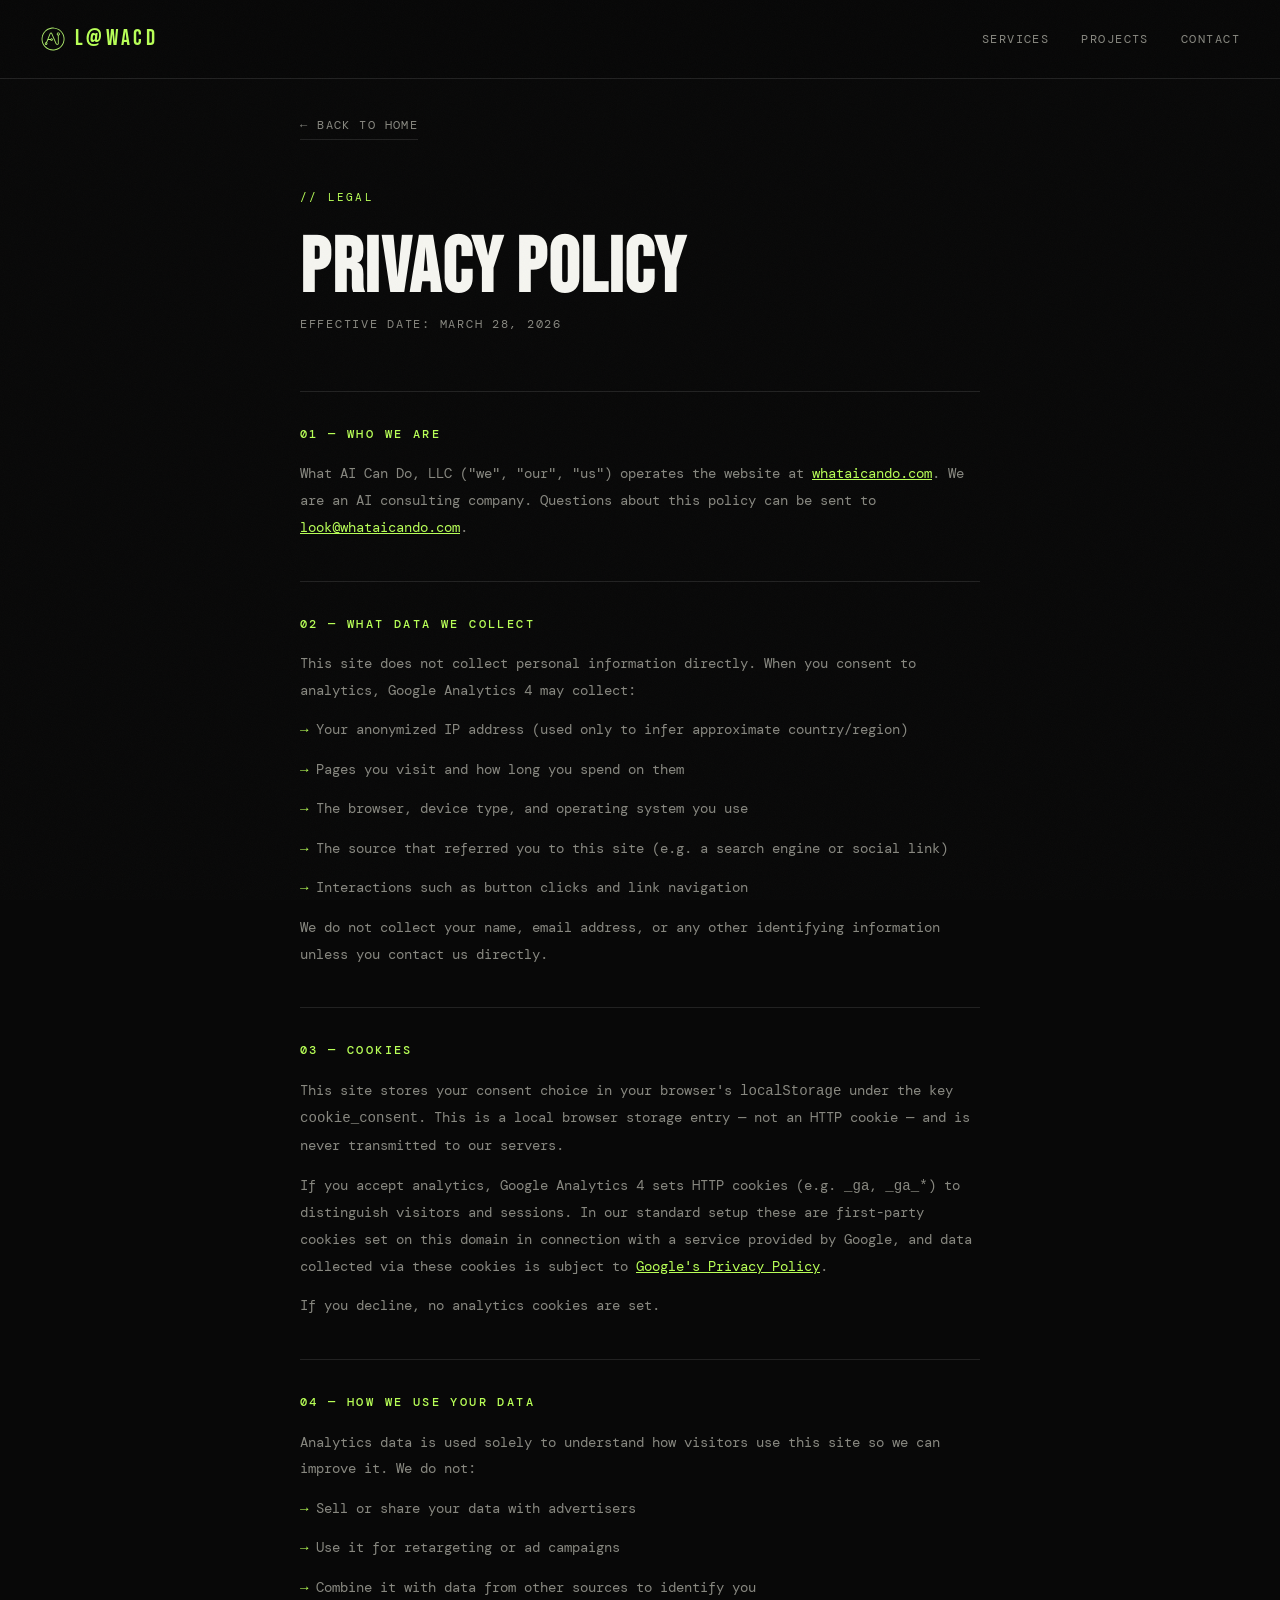
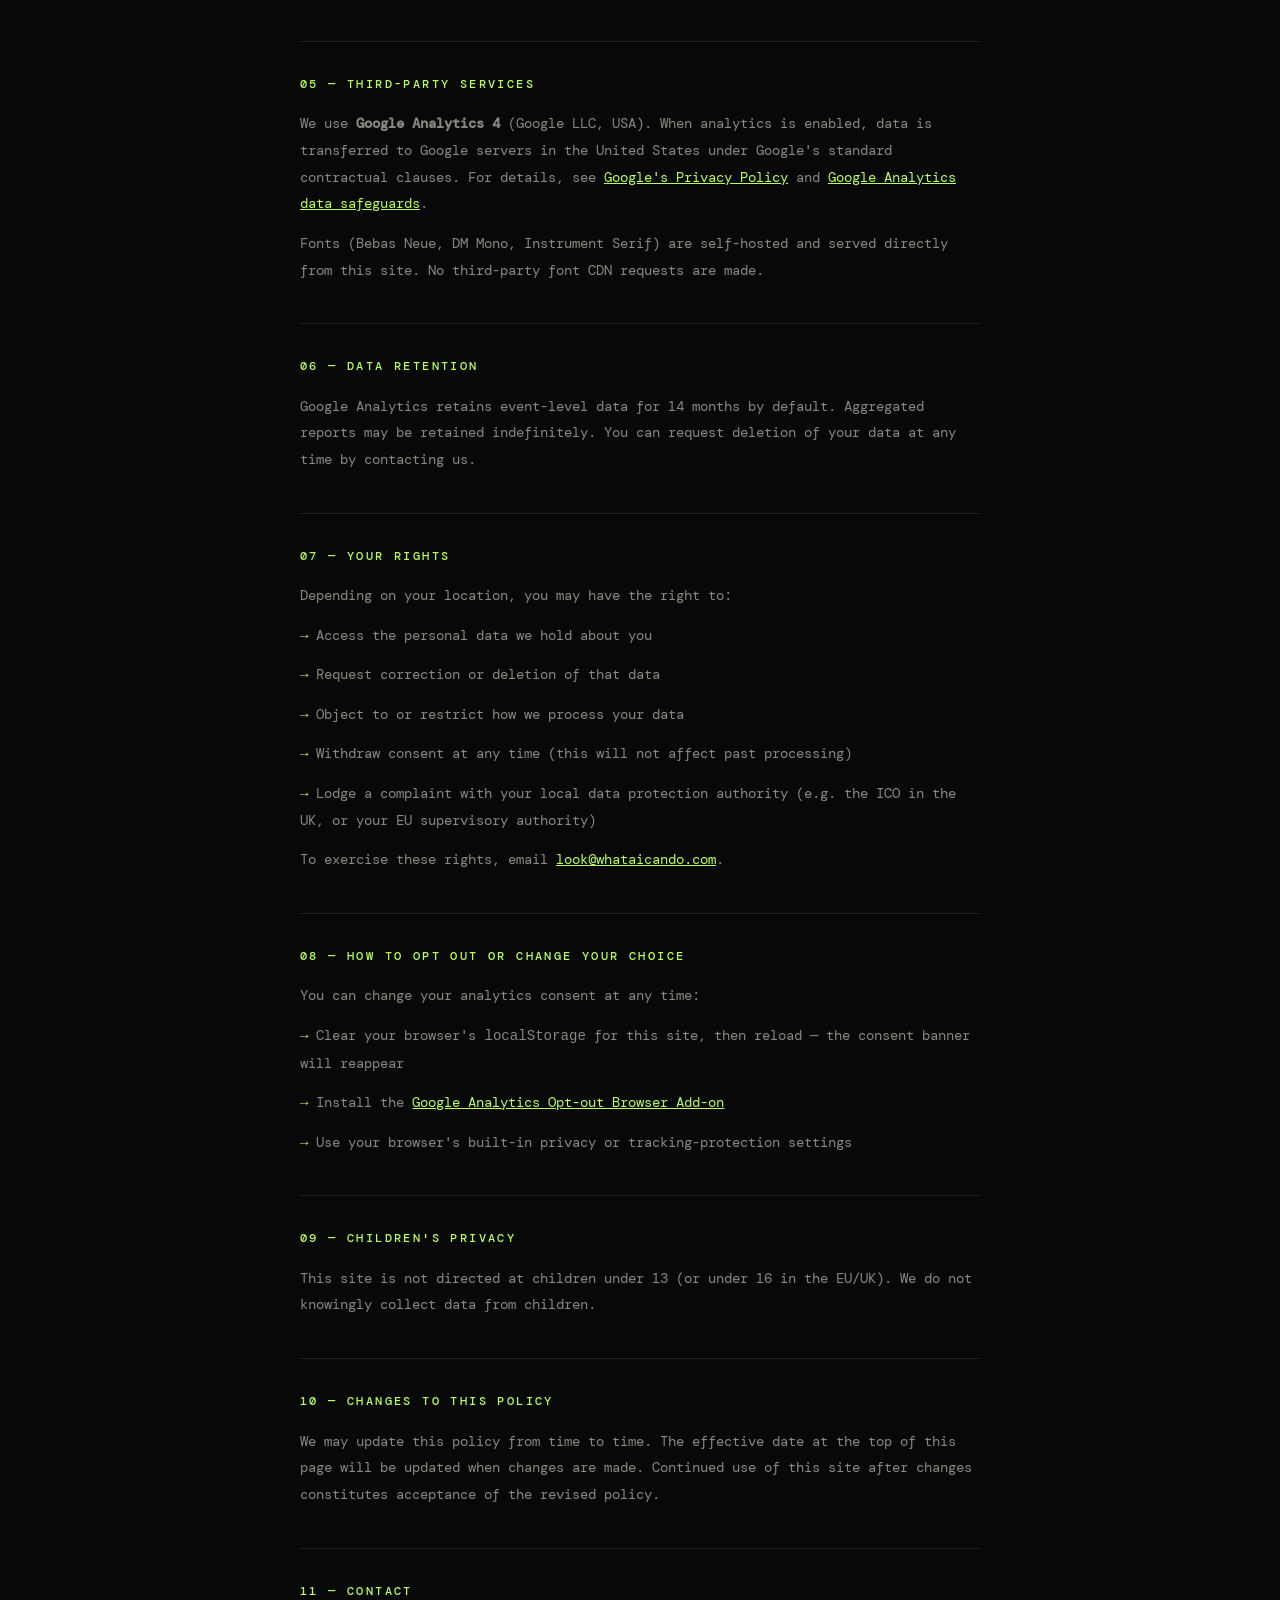
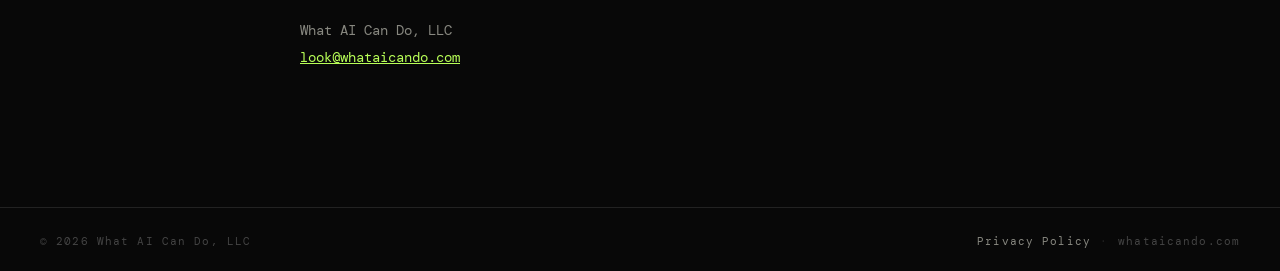
<file: public/privacy.html>
<!DOCTYPE html>
<html lang="en">
<head>
  <meta charset="UTF-8" />
  <meta name="viewport" content="width=device-width, initial-scale=1.0" />
  <title>Privacy Policy — What AI Can Do</title>
  <meta name="description" content="Privacy policy for What AI Can Do, LLC — what data we collect, how we use it, and your rights." />
  <meta name="robots" content="noindex" />
  <link rel="icon" type="image/svg+xml" href="/favicon.svg" />
  <link rel="stylesheet" href="css/style.css" />
</head>
<body>

  <!-- NOISE OVERLAY -->
  <div class="noise"></div>

  <!-- NAV -->
  <nav class="nav">
    <div class="nav-logo"><a href="/"><img src="favicon.svg" class="nav-logo-img" alt="">L@WACD</a></div>
    <div class="nav-links">
      <a href="/#services">Services</a>
      <a href="/#projects">Projects</a>
      <a href="/#contact">Contact</a>
    </div>
  </nav>

  <main class="policy-wrap">
    <a href="/" class="policy-back">← Back to Home</a>

    <div class="section-label">// Legal</div>
    <h1>Privacy Policy</h1>
    <p class="policy-effective">Effective date: March 28, 2026</p>

    <div class="policy-section">
      <h2>01 — Who We Are</h2>
      <p>
        What AI Can Do, LLC ("we", "our", "us") operates the website at
        <a href="https://whataicando.com">whataicando.com</a>.
        We are an AI consulting company. Questions about this policy can be sent to
        <a href="mailto:look@whataicando.com">look@whataicando.com</a>.
      </p>
    </div>

    <div class="policy-section">
      <h2>02 — What Data We Collect</h2>
      <p>This site does not collect personal information directly. When you consent to analytics, Google Analytics 4 may collect:</p>
      <ul>
        <li>Your anonymized IP address (used only to infer approximate country/region)</li>
        <li>Pages you visit and how long you spend on them</li>
        <li>The browser, device type, and operating system you use</li>
        <li>The source that referred you to this site (e.g. a search engine or social link)</li>
        <li>Interactions such as button clicks and link navigation</li>
      </ul>
      <p>We do not collect your name, email address, or any other identifying information unless you contact us directly.</p>
    </div>

    <div class="policy-section">
      <h2>03 — Cookies</h2>
      <p>
        This site stores your consent choice in your browser's <code>localStorage</code> under the key
        <code>cookie_consent</code>. This is a local browser storage entry — not an HTTP cookie — and
        is never transmitted to our servers.
      </p>
      <p>
        If you accept analytics, Google Analytics 4 sets HTTP cookies (e.g. <code>_ga</code>, <code>_ga_*</code>)
        to distinguish visitors and sessions. In our standard setup these are first-party cookies set on
        this domain in connection with a service provided by Google, and data collected via these cookies is
        subject to
        <a href="https://policies.google.com/privacy" target="_blank" rel="noopener">Google's Privacy Policy</a>.
      </p>
      <p>
        If you decline, no analytics cookies are set.
      </p>
    </div>

    <div class="policy-section">
      <h2>04 — How We Use Your Data</h2>
      <p>Analytics data is used solely to understand how visitors use this site so we can improve it. We do not:</p>
      <ul>
        <li>Sell or share your data with advertisers</li>
        <li>Use it for retargeting or ad campaigns</li>
        <li>Combine it with data from other sources to identify you</li>
      </ul>
    </div>

    <div class="policy-section">
      <h2>05 — Third-Party Services</h2>
      <p>
        We use <strong>Google Analytics 4</strong> (Google LLC, USA). When analytics is enabled, data is transferred to
        Google servers in the United States under Google's standard contractual clauses. For details, see
        <a href="https://policies.google.com/privacy" target="_blank" rel="noopener">Google's Privacy Policy</a> and
        <a href="https://support.google.com/analytics/answer/6004245" target="_blank" rel="noopener">Google Analytics data safeguards</a>.
      </p>
      <p>
        Fonts (Bebas Neue, DM Mono, Instrument Serif) are self-hosted and served directly from this
        site. No third-party font CDN requests are made.
      </p>
    </div>

    <div class="policy-section">
      <h2>06 — Data Retention</h2>
      <p>
        Google Analytics retains event-level data for 14 months by default. Aggregated reports may be retained
        indefinitely. You can request deletion of your data at any time by contacting us.
      </p>
    </div>

    <div class="policy-section">
      <h2>07 — Your Rights</h2>
      <p>Depending on your location, you may have the right to:</p>
      <ul>
        <li>Access the personal data we hold about you</li>
        <li>Request correction or deletion of that data</li>
        <li>Object to or restrict how we process your data</li>
        <li>Withdraw consent at any time (this will not affect past processing)</li>
        <li>Lodge a complaint with your local data protection authority (e.g. the ICO in the UK, or your EU supervisory authority)</li>
      </ul>
      <p>To exercise these rights, email <a href="mailto:look@whataicando.com">look@whataicando.com</a>.</p>
    </div>

    <div class="policy-section">
      <h2>08 — How to Opt Out or Change Your Choice</h2>
      <p>You can change your analytics consent at any time:</p>
      <ul>
        <li>Clear your browser's <code>localStorage</code> for this site, then reload — the consent banner will reappear</li>
        <li>Install the <a href="https://tools.google.com/dlpage/gaoptout" target="_blank" rel="noopener">Google Analytics Opt-out Browser Add-on</a></li>
        <li>Use your browser's built-in privacy or tracking-protection settings</li>
      </ul>
    </div>

    <div class="policy-section">
      <h2>09 — Children's Privacy</h2>
      <p>
        This site is not directed at children under 13 (or under 16 in the EU/UK). We do not knowingly
        collect data from children.
      </p>
    </div>

    <div class="policy-section">
      <h2>10 — Changes to This Policy</h2>
      <p>
        We may update this policy from time to time. The effective date at the top of this page will be
        updated when changes are made. Continued use of this site after changes constitutes acceptance of
        the revised policy.
      </p>
    </div>

    <div class="policy-section">
      <h2>11 — Contact</h2>
      <p>
        What AI Can Do, LLC<br />
        <a href="mailto:look@whataicando.com">look@whataicando.com</a>
      </p>
    </div>
  </main>

  <!-- FOOTER -->
  <footer class="footer">
    <div class="footer-left">
      © 2026 What AI Can Do, LLC
    </div>
    <div class="footer-right">
      <a href="/privacy.html">Privacy Policy</a>
      <span class="footer-sep">·</span>
      whataicando.com
    </div>
  </footer>

</body>
</html>
</file>
<file: public/css/style.css>
/* =============================================
   LOOKATWHATAICANDO — SITE STYLES
   Aesthetic: Terminal-editorial. Dark. Electric.
   ============================================= */

/* SELF-HOSTED FONTS */
@font-face {
  font-family: 'Bebas Neue';
  src: url('../fonts/BebasNeue-Regular.woff2') format('woff2');
  font-weight: 400;
  font-style: normal;
  font-display: swap;
}

@font-face {
  font-family: 'DM Mono';
  src: url('../fonts/DMMono-Light.woff2') format('woff2');
  font-weight: 300;
  font-style: normal;
  font-display: swap;
}

@font-face {
  font-family: 'DM Mono';
  src: url('../fonts/DMMono-LightItalic.woff2') format('woff2');
  font-weight: 300;
  font-style: italic;
  font-display: swap;
}

@font-face {
  font-family: 'DM Mono';
  src: url('../fonts/DMMono-Regular.woff2') format('woff2');
  font-weight: 400;
  font-style: normal;
  font-display: swap;
}

@font-face {
  font-family: 'DM Mono';
  src: url('../fonts/DMMono-Medium.woff2') format('woff2');
  font-weight: 500;
  font-style: normal;
  font-display: swap;
}

@font-face {
  font-family: 'Instrument Serif';
  src: url('../fonts/InstrumentSerif-Regular.woff2') format('woff2');
  font-weight: 400;
  font-style: normal;
  font-display: swap;
}

@font-face {
  font-family: 'Instrument Serif';
  src: url('../fonts/InstrumentSerif-Italic.woff2') format('woff2');
  font-weight: 400;
  font-style: italic;
  font-display: swap;
}

:root {
  --black: #080808;
  --dark: #0f0f0f;
  --card: #141414;
  --border: #222222;
  --muted: #444444;
  --text: #e8e8e0;
  --dim: #888880;
  --accent: #b8ff57;
  --accent-dim: #8fcc2f;
  --accent-glow: rgba(184, 255, 87, 0.15);
  --red: #ff4444;
  --white: #f5f5f0;

  --font-display: 'Bebas Neue', sans-serif;
  --font-serif: 'Instrument Serif', serif;
  --font-mono: 'DM Mono', monospace;
}

/* RESET */
*, *::before, *::after { box-sizing: border-box; margin: 0; padding: 0; }
html { scroll-behavior: smooth; }

body {
  background: var(--black);
  color: var(--text);
  font-family: var(--font-mono);
  font-size: 15px;
  line-height: 1.7;
  overflow-x: hidden;
}

a { color: inherit; text-decoration: none; }
em { font-style: italic; font-family: var(--font-serif); }

/* NOISE OVERLAY */
.noise {
  pointer-events: none;
  position: fixed;
  inset: 0;
  z-index: 999;
  opacity: 0.025;
  background-image: url("data:image/svg+xml,%3Csvg viewBox='0 0 256 256' xmlns='http://www.w3.org/2000/svg'%3E%3Cfilter id='noise'%3E%3CfeTurbulence type='fractalNoise' baseFrequency='0.9' numOctaves='4' stitchTiles='stitch'/%3E%3C/filter%3E%3Crect width='100%25' height='100%25' filter='url(%23noise)'/%3E%3C/svg%3E");
  background-size: 200px 200px;
}

/* =============================================
   NAV
   ============================================= */
.nav {
  position: fixed;
  top: 0; left: 0; right: 0;
  z-index: 100;
  display: flex;
  justify-content: space-between;
  align-items: center;
  padding: 1.25rem 2.5rem;
  border-bottom: 1px solid var(--border);
  background: rgba(8,8,8,0.92);
  backdrop-filter: blur(12px);
}

.nav-logo {
  font-family: var(--font-display);
  font-size: 1.4rem;
  letter-spacing: 0.15em;
  color: var(--accent);
}

.nav-logo a {
  display: flex;
  align-items: center;
  gap: 0.55rem;
}

.nav-logo-img {
  width: 26px;
  height: 26px;
  flex-shrink: 0;
}

.nav-links {
  display: flex;
  gap: 2rem;
  font-size: 0.75rem;
  letter-spacing: 0.12em;
  text-transform: uppercase;
}

.nav-links a {
  color: var(--dim);
  transition: color 0.2s;
}
.nav-links a:hover { color: var(--accent); }

/* =============================================
   HERO
   ============================================= */
.hero {
  min-height: 100vh;
  display: flex;
  flex-direction: column;
  justify-content: center;
  padding: 5.5rem 2.5rem 3.5rem;
  position: relative;
  overflow: hidden;
}

.hero::before {
  content: '';
  position: absolute;
  top: -40%;
  right: -20%;
  width: 700px;
  height: 700px;
  background: radial-gradient(circle, rgba(184,255,87,0.06) 0%, transparent 70%);
  pointer-events: none;
}

/* Two-column inner layout */
.hero-inner {
  display: flex;
  align-items: center;
  gap: 4rem;
  width: 100%;
}

.hero-main {
  flex: 0 0 auto;
}

/* SOCIAL PANEL */
.hero-social {
  flex: 1;
  display: flex;
  flex-direction: column;
  gap: 1.5rem;
  padding-left: 4rem;
  border-left: 1px solid var(--border);
  align-self: stretch;
  justify-content: center;
  animation: fadeUp 0.8s ease 0.4s both;
}

.hero-social-label {
  font-size: 0.65rem;
  letter-spacing: 0.2em;
  text-transform: uppercase;
  color: var(--accent);
  font-family: var(--font-mono);
}

.social-links {
  display: flex;
  flex-direction: column;
}

.social-link {
  display: flex;
  align-items: center;
  justify-content: space-between;
  padding: 0.65rem 0;
  border-bottom: 1px solid var(--border);
  color: var(--dim);
  font-family: var(--font-mono);
  font-size: 0.78rem;
  letter-spacing: 0.1em;
  text-transform: uppercase;
  transition: color 0.2s, padding-left 0.2s;
}

.social-link:first-child {
  border-top: 1px solid var(--border);
}

.social-link:hover {
  color: var(--accent);
  padding-left: 0.4rem;
}

.social-arrow {
  font-size: 0.7rem;
  opacity: 0;
  transition: opacity 0.2s;
}

.social-link:hover .social-arrow {
  opacity: 1;
}

.hero-eyebrow {
  display: flex;
  align-items: center;
  gap: 0.6rem;
  font-size: 0.7rem;
  letter-spacing: 0.2em;
  text-transform: uppercase;
  color: var(--dim);
  margin-bottom: 0.5rem;
  animation: fadeUp 0.8s ease both;
}

.dot {
  width: 6px;
  height: 6px;
  border-radius: 50%;
  background: var(--accent);
  animation: pulse 2s ease-in-out infinite;
}

@keyframes pulse {
  0%, 100% { opacity: 1; transform: scale(1); }
  50% { opacity: 0.5; transform: scale(0.8); }
}

.hero-title {
  display: grid;
  grid-template-columns: max-content max-content;
  column-gap: 0.12em;
  font-family: var(--font-display);
  font-size: clamp(5rem, 14vw, 13rem);
  line-height: 0.9;
  color: var(--white);
  width: fit-content;
}

.hero-title .grid-cell {
  display: block;
  animation: fadeUp 0.8s ease both;
}

.hero-title .left { text-align: right; }
.hero-title .right { text-align: left; }

/* Optical alignment: trim left side-bearing so "Do." aligns with At/AI. */
.hero-title .right.row-3 { margin-left: -0.04em; }

.hero-title .row-1 { animation-delay: 0.1s; }
.hero-title .row-2 { animation-delay: 0.2s; }
.hero-title .row-3 { animation-delay: 0.3s; }

/* Serif face for mixed-case fragments (Look, What, At, Do.) */
.hero-title .line-normal {
  font-family: var(--font-serif);
  text-transform: none;
  color: var(--white);
}

/* "I" in AI — blinks between white and accent at cursor blink rate */
@keyframes cursor-blink {
  0%, 49% { color: var(--white); }
  50%, 100% { color: var(--accent); }
}

.hero-title .ai {
  font-family: var(--font-serif);
  text-transform: none;
  color: var(--accent);
  animation: cursor-blink 1.06s step-start infinite;
}

/* "AI" cell — relative so the logo can be absolutely overlaid on the text */
.hero-title .ai-italic {
  position: relative;
}

/* .ai-text wraps "A"+"I" — sizes the cell, logo overlays on top */
.hero-title .ai-text {
  display: inline-flex;
  align-items: flex-end;
}

/* "A" overrides inherited accent from sibling context */
.hero-title .ai-italic .line-normal { color: var(--white); }

/* Both letters share baseline alignment */
.hero-title .ai-italic .line-normal,
.hero-title .ai-italic .ai {
  display: inline-flex;
  align-items: flex-end;
}

/* Logo image — absolutely overlaid on top of .ai-text, hidden by default */
.hero-title .right.row-2 { overflow: visible; }
.hero-ai-img {
  position: absolute;
  top: 0;
  left: 0;
  display: none;
  height: 100%;
  width: auto;
  translate: -0.12em 0;
}

/* Glitch: swap text → logo */
.ai-italic.glitching .ai-text {
  visibility: hidden;
}
.ai-italic.glitching .hero-ai-img {
  display: block;
  animation: hero-logo-glitch 0.42s steps(1) forwards;
}

@keyframes hero-logo-glitch {
  0%   { opacity: 0;    transform: translateX( 7px); clip-path: inset(0 0 0 0); }
  10%  { opacity: 1;    transform: translateX(-4px); clip-path: inset(0 0 0 0); }
  20%  { opacity: 0.75; transform: translateX( 3px); clip-path: inset(18% 0 42% 0); }
  30%  { opacity: 1;    transform: translateX( 0);   clip-path: inset(0 0 0 0); }
  42%  { opacity: 0.85; transform: translateX(-3px); clip-path: inset(0 0 0 0); }
  55%  { opacity: 1;    transform: translateX( 1px); clip-path: inset(33% 0 22% 0); }
  66%  { opacity: 1;    transform: translateX( 0);   clip-path: inset(0 0 0 0); }
  78%  { opacity: 0.9;  transform: translateX(-1px); clip-path: inset(0 0 0 0); }
  90%  { opacity: 0.55; transform: translateX( 3px); clip-path: inset(55% 0 10% 0); }
  100% { opacity: 0;    transform: translateX(-5px); clip-path: inset(0 0 0 0); }
}

/* "CAN" — italic serif with tracking */
.hero-title .can {
  color: var(--accent);
  transform: translateY(0.02em);
  font-family: var(--font-serif);
  font-size: 0.95em;
  font-style: italic;
  font-weight: 700;
  letter-spacing: 0.1em;
  display: inline-flex;
  align-items: flex-end;
  text-align: center;
}

.hero-title .can-letter.c { z-index: 3; }

.btn-primary {
  display: inline-block;
  padding: 0.9rem 2rem;
  background: var(--accent);
  color: var(--black);
  font-family: var(--font-mono);
  font-size: 0.8rem;
  font-weight: 500;
  letter-spacing: 0.12em;
  text-transform: uppercase;
  transition: background 0.2s, transform 0.2s;
}

.btn-primary:hover {
  background: var(--white);
  transform: translateY(-2px);
}

.btn-ghost {
  display: inline-block;
  padding: 0.9rem 2rem;
  border: 1px solid var(--border);
  color: var(--dim);
  font-family: var(--font-mono);
  font-size: 0.8rem;
  letter-spacing: 0.12em;
  text-transform: uppercase;
  transition: border-color 0.2s, color 0.2s;
}

.btn-ghost:hover {
  border-color: var(--accent);
  color: var(--accent);
}

.hero-sub {
  padding-bottom: 1rem;
}

.hero-sub span {
  display: block;
}

/* TICKER */
.hero-ticker {
  position: absolute;
  bottom: 0;
  left: 0;
  right: 0;
  overflow: hidden;
  border-top: 1px solid var(--border);
  padding: 0.8rem 0;
  background: var(--dark);
}

.ticker-inner {
  display: flex;
  gap: 2rem;
  white-space: nowrap;
  animation: ticker 30s linear infinite;
  font-size: 0.65rem;
  letter-spacing: 0.25em;
  color: var(--dim);
}

.ticker-inner .sep { color: var(--accent); }

@keyframes ticker {
  from { transform: translateX(0); }
  to { transform: translateX(-50%); }
}

/* =============================================
   SECTION SHARED
   ============================================= */
section {
  padding: 6rem 2.5rem;
  max-width: 1400px;
  margin: 0 auto;
}

.section-label {
  font-size: 0.7rem;
  letter-spacing: 0.2em;
  text-transform: uppercase;
  color: var(--accent);
  margin-bottom: 1.5rem;
  font-family: var(--font-mono);
}

.section-title {
  font-family: var(--font-display);
  font-size: clamp(2.5rem, 5vw, 5rem);
  line-height: 1;
  color: var(--white);
  margin-bottom: 3rem;
  letter-spacing: 0.02em;
}

.section-title em {
  color: var(--accent);
  display: block;
  margin-top: 0.4rem;
}

/* =============================================
   SERVICES
   ============================================= */
.services {
  border-top: 1px solid var(--border);
}

.services-grid {
  display: grid;
  grid-template-columns: repeat(auto-fit, minmax(280px, 1fr));
  gap: 1px;
  border: 1px solid var(--border);
  background: var(--border);
}

.service-card {
  background: var(--dark);
  padding: 2.5rem;
  transition: background 0.3s;
  position: relative;
  overflow: hidden;
}

.service-card::after {
  content: '';
  position: absolute;
  bottom: 0; left: 0;
  width: 0;
  height: 2px;
  background: var(--accent);
  transition: width 0.4s ease;
}

.service-card:hover { background: var(--card); }
.service-card:hover::after { width: 100%; }

.service-num {
  font-family: var(--font-display);
  font-size: 3.5rem;
  color: var(--border);
  line-height: 1;
  margin-bottom: 1rem;
  transition: color 0.3s;
}

.service-card:hover .service-num { color: var(--accent); }

.service-card h3 {
  font-family: var(--font-mono);
  font-size: 0.85rem;
  font-weight: 500;
  letter-spacing: 0.08em;
  text-transform: uppercase;
  color: var(--text);
  margin-bottom: 0.8rem;
}

.service-card p {
  font-size: 0.85rem;
  color: var(--dim);
  line-height: 1.8;
}

/* =============================================
   DIVIDER MARQUEE
   ============================================= */
.divider-marquee {
  border-top: 1px solid var(--border);
  border-bottom: 1px solid var(--border);
  overflow: hidden;
  padding: 0.9rem 0;
  background: var(--dark);
}

.marquee-inner {
  display: flex;
  gap: 2.5rem;
  white-space: nowrap;
  animation: ticker 20s linear infinite reverse;
  font-size: 0.65rem;
  letter-spacing: 0.25em;
  color: var(--dim);
}

.marquee-inner .sep { color: var(--accent); }

/* =============================================
   PROJECTS
   ============================================= */
.projects {
  border-top: 1px solid var(--border);
}

.projects-intro {
  font-size: 0.9rem;
  color: var(--dim);
  max-width: 600px;
  margin-bottom: 3rem;
  line-height: 1.9;
}

.freshness {
  display: block;
  margin-top: 0.5rem;
  font-size: 0.7rem;
  color: var(--accent);
  letter-spacing: 0.1em;
}

/* Loading */
.project-loading {
  grid-column: 1 / -1;
  display: flex;
  gap: 0.5rem;
  align-items: center;
  justify-content: center;
  padding: 4rem;
}

.loading-dot {
  width: 8px;
  height: 8px;
  border-radius: 50%;
  background: var(--accent);
  animation: loadBounce 1.2s ease-in-out infinite;
}
.loading-dot:nth-child(2) { animation-delay: 0.2s; }
.loading-dot:nth-child(3) { animation-delay: 0.4s; }

@keyframes loadBounce {
  0%, 80%, 100% { transform: scale(0.6); opacity: 0.4; }
  40% { transform: scale(1); opacity: 1; }
}

/* Projects Grid */
.projects-grid {
  display: grid;
  grid-template-columns: repeat(auto-fill, minmax(300px, 1fr));
  gap: 1px;
  background: var(--border);
  border: 1px solid var(--border);
  margin-bottom: 2rem;
}

.project-card {
  background: var(--dark);
  padding: 2rem;
  display: flex;
  flex-direction: column;
  gap: 1rem;
  transition: background 0.3s;
  text-decoration: none;
  color: inherit;
  position: relative;
  overflow: hidden;
}

.project-card:hover { background: var(--card); }

.project-card::before {
  content: '↗';
  position: absolute;
  top: 1.5rem;
  right: 1.5rem;
  font-size: 1rem;
  color: var(--muted);
  transition: color 0.2s, transform 0.2s;
}

.project-card:hover::before {
  color: var(--accent);
  transform: translate(2px, -2px);
}

.project-name {
  font-family: var(--font-mono);
  font-size: 1.1rem;
  letter-spacing: 0.02em;
  color: var(--white);
  line-height: 1;
}

.project-desc {
  font-size: 0.82rem;
  color: var(--dim);
  line-height: 1.75;
  flex: 1;
}

.project-meta {
  display: flex;
  gap: 1rem;
  align-items: center;
  flex-wrap: wrap;
}

.project-lang {
  font-size: 0.65rem;
  letter-spacing: 0.15em;
  text-transform: uppercase;
  color: var(--accent);
  background: var(--accent-glow);
  padding: 0.2rem 0.6rem;
  border: 1px solid rgba(184,255,87,0.2);
}

.project-stat {
  font-size: 0.7rem;
  color: var(--muted);
  display: flex;
  align-items: center;
  gap: 0.3rem;
}

.project-updated {
  font-size: 0.65rem;
  color: var(--muted);
  margin-left: auto;
}

.projects-footer {
  display: flex;
  align-items: center;
  justify-content: space-between;
  flex-wrap: wrap;
  gap: 1rem;
  padding-top: 1.5rem;
  border-top: 1px solid var(--border);
}

.projects-footer p {
  font-size: 0.8rem;
  color: var(--dim);
}

/* =============================================
   PHILOSOPHY
   ============================================= */
.philosophy {
  border-top: 1px solid var(--border);
  background: var(--dark);
  max-width: 100%;
  padding: 6rem 2.5rem;
}

.philosophy-inner {
  max-width: 1400px;
  margin: 0 auto;
  display: grid;
  grid-template-columns: 1fr 1fr;
  gap: 4rem;
  align-items: start;
}

.philosophy-quote {
  font-family: var(--font-serif);
  font-size: clamp(1.8rem, 2.5vw, 3rem);
  line-height: 1.3;
  color: var(--white);
  position: relative;
}

.big-quote {
  font-family: var(--font-display);
  font-size: 3rem;
  line-height: 0.6;
  color: var(--accent);
  margin-bottom: 0.5rem;
}

.philosophy-body p {
  font-size: 0.88rem;
  color: var(--dim);
  line-height: 1.9;
  margin-bottom: 1.2rem;
}

/* =============================================
   CONTACT
   ============================================= */
.contact {
  border-top: 1px solid var(--border);
}

.contact-inner {
  display: grid;
  grid-template-columns: 1fr 1fr;
  gap: 4rem;
  align-items: start;
}

.contact-left p {
  font-size: 0.9rem;
  color: var(--dim);
  line-height: 1.85;
  margin-bottom: 1.5rem;
}

.contact-list {
  list-style: none;
  display: flex;
  flex-direction: column;
  gap: 0.5rem;
}

.contact-list li {
  font-size: 0.82rem;
  color: var(--dim);
  display: flex;
  gap: 0.7rem;
}

.contact-list li span { color: var(--accent); }

.contact-right {
  display: flex;
  flex-direction: column;
  gap: 1.5rem;
}

.contact-email {
  font-family: var(--font-display);
  font-size: clamp(1.5rem, 3vw, 2.8rem);
  color: var(--white);
  line-height: 1.1;
  letter-spacing: 0.02em;
  border-bottom: 2px solid var(--accent);
  padding-bottom: 1rem;
  transition: color 0.2s;
}

.contact-email .email-line { display: block; }

.contact-email:hover { color: var(--accent); }

.contact-github {
  font-size: 0.78rem;
  color: var(--dim);
  letter-spacing: 0.1em;
  transition: color 0.2s;
}

.contact-github:hover { color: var(--accent); }

/* =============================================
   FOOTER
   ============================================= */
.footer {
  border-top: 1px solid var(--border);
  padding: 1.5rem 2.5rem;
  display: flex;
  justify-content: space-between;
  align-items: center;
  font-size: 0.7rem;
  letter-spacing: 0.1em;
  color: var(--muted);
}

.footer-right {
  display: flex;
  align-items: center;
  gap: 0.6rem;
}

.footer-sep {
  color: var(--border);
}

.footer a {
  color: var(--dim);
  transition: color 0.2s;
}

.footer a:hover {
  color: var(--accent);
}

/* =============================================
   COOKIE CONSENT BANNER
   ============================================= */
.cookie-banner {
  position: fixed;
  bottom: 0;
  left: 0;
  right: 0;
  z-index: 200;
  display: flex;
  align-items: center;
  justify-content: space-between;
  gap: 1.5rem;
  padding: 1.25rem 2.5rem;
  background: var(--dark);
  border-top: 1px solid var(--border);
  flex-wrap: wrap;
}

.cookie-banner[hidden] { display: none; }

.cookie-text {
  font-size: 0.78rem;
  color: var(--dim);
  line-height: 1.6;
  flex: 1;
  min-width: 0;
}

.cookie-text a {
  color: var(--accent);
  text-decoration: underline;
  margin-left: 0.4rem;
}

.cookie-actions {
  display: flex;
  gap: 0.75rem;
  flex-shrink: 0;
}

.cookie-btn {
  font-family: var(--font-mono);
  font-size: 0.72rem;
  letter-spacing: 0.1em;
  text-transform: uppercase;
  padding: 0.55rem 1.25rem;
  border: 1px solid var(--border);
  background: transparent;
  color: var(--dim);
  cursor: pointer;
  transition: color 0.2s, border-color 0.2s, background 0.2s;
}

.cookie-btn:hover {
  color: var(--text);
  border-color: var(--muted);
}

.cookie-btn-accept {
  background: var(--accent);
  color: var(--black);
  border-color: var(--accent);
}

.cookie-btn-accept:hover {
  background: var(--white);
  border-color: var(--white);
  color: var(--black);
}

/* =============================================
   PRIVACY POLICY PAGE
   ============================================= */
.policy-wrap {
  max-width: 760px;
  margin: 0 auto;
  padding: 7rem 2.5rem 6rem;
}

.policy-wrap h1 {
  font-family: var(--font-display);
  font-size: clamp(3rem, 6vw, 5.5rem);
  line-height: 1;
  color: var(--white);
  letter-spacing: 0.02em;
  margin-bottom: 0.5rem;
}

.policy-effective {
  font-size: 0.72rem;
  letter-spacing: 0.15em;
  text-transform: uppercase;
  color: var(--dim);
  margin-bottom: 3.5rem;
}

.policy-section {
  margin-bottom: 2.5rem;
  border-top: 1px solid var(--border);
  padding-top: 2rem;
}

.policy-section h2 {
  font-family: var(--font-mono);
  font-size: 0.75rem;
  font-weight: 500;
  letter-spacing: 0.2em;
  text-transform: uppercase;
  color: var(--accent);
  margin-bottom: 1rem;
}

.policy-section p,
.policy-section li {
  font-size: 0.88rem;
  color: var(--dim);
  line-height: 1.9;
  margin-bottom: 0.8rem;
}

.policy-section ul {
  list-style: none;
  padding: 0;
}

.policy-section ul li::before {
  content: '→ ';
  color: var(--accent);
}

.policy-section a {
  color: var(--accent);
  text-decoration: underline;
}

.policy-section a:hover {
  color: var(--white);
}

.policy-back {
  display: inline-block;
  font-size: 0.75rem;
  letter-spacing: 0.12em;
  text-transform: uppercase;
  color: var(--dim);
  border-bottom: 1px solid var(--border);
  padding-bottom: 0.2rem;
  margin-bottom: 3rem;
  transition: color 0.2s, border-color 0.2s;
}

.policy-back:hover {
  color: var(--accent);
  border-color: var(--accent);
}

/* =============================================
   ANIMATIONS
   ============================================= */
@keyframes fadeUp {
  from { opacity: 0; transform: translateY(24px); }
  to { opacity: 1; transform: translateY(0); }
}

/* =============================================
   RESPONSIVE
   ============================================= */
@media (max-width: 768px) {
  .nav {
    padding: 1rem 1.5rem;
    flex-wrap: wrap;
    gap: 0.75rem;
  }

  .nav-links {
    display: flex;
    width: 100%;
    justify-content: space-between;
    gap: 0.5rem;
    font-size: 0.68rem;
    letter-spacing: 0.1em;
  }

  .nav-links a {
    flex: 1;
    text-align: center;
    padding: 0.45rem 0.35rem;
    border: 1px solid var(--border);
    color: var(--text);
    background: rgba(20, 20, 20, 0.72);
    white-space: nowrap;
  }

  .hero { padding: 7.5rem 1.5rem 3.5rem; }

  .hero-inner {
    flex-direction: column;
    gap: 2.5rem;
  }

  .hero-social {
    padding-left: 0;
    border-left: none;
    border-top: 1px solid var(--border);
    padding-top: 2rem;
    align-self: auto;
    width: 100%;
  }

  .social-links {
    display: grid;
    grid-template-columns: 1fr 1fr;
  }

  .social-link:first-child {
    border-top: none;
  }

  section { padding: 4rem 1.5rem; }

  .philosophy-inner,
  .contact-inner {
    grid-template-columns: 1fr;
    gap: 2.5rem;
  }

  .philosophy {
    padding: 4rem 1.5rem;
  }

  .footer {
    flex-direction: column;
    gap: 0.5rem;
    text-align: center;
  }

  .footer-right {
    justify-content: center;
  }

  .projects-footer {
    flex-direction: column;
    align-items: flex-start;
  }

  .cookie-banner {
    padding: 1.25rem 1.5rem;
    flex-direction: column;
    align-items: flex-start;
    gap: 1rem;
  }

  .cookie-actions {
    width: 100%;
    justify-content: flex-end;
  }

  .policy-wrap {
    padding: 6rem 1.5rem 4rem;
  }
}
</file>
